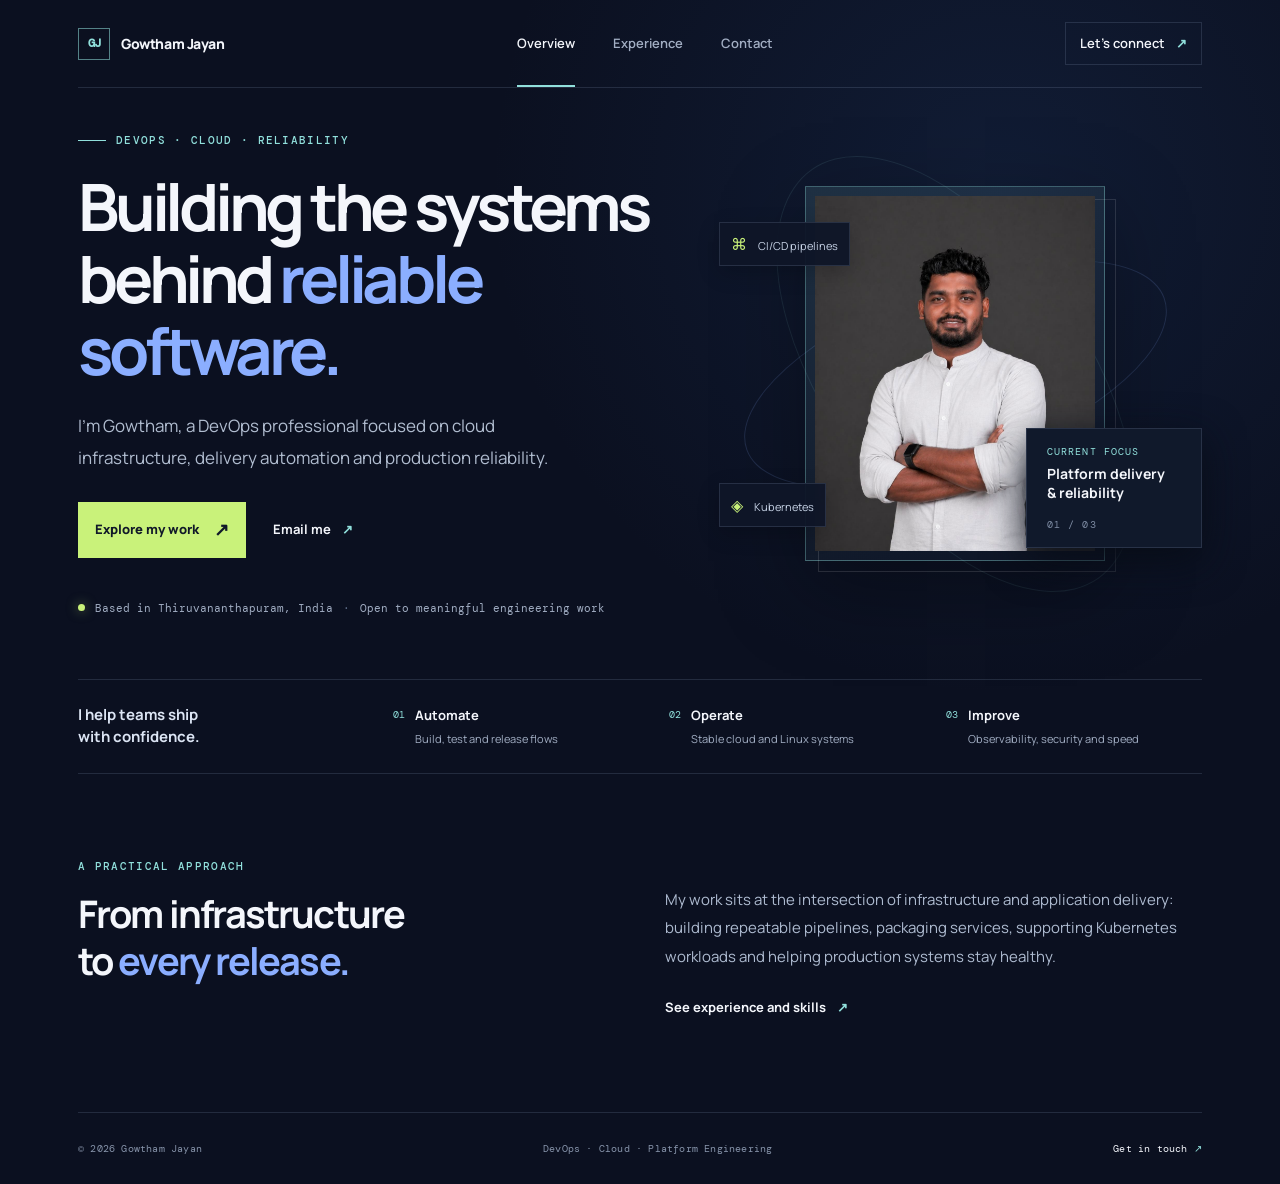
<file: index.html>
<!doctype html>
<html lang="en">
<head>
  <meta charset="utf-8">
  <meta name="viewport" content="width=device-width, initial-scale=1">
  <meta name="theme-color" content="#0b1020">
  <meta name="description" content="Gowtham Jayan — DevOps and cloud engineer building dependable delivery platforms.">
  <title>Gowtham Jayan | DevOps Engineer</title>
  <link rel="preconnect" href="https://fonts.googleapis.com">
  <link rel="preconnect" href="https://fonts.gstatic.com" crossorigin>
  <link href="https://fonts.googleapis.com/css2?family=DM+Mono:wght@400;500&family=Manrope:wght@400;500;600;700;800&display=swap" rel="stylesheet">
  <link rel="stylesheet" href="styles.css">
  <script defer src="script.js"></script>
</head>
<body>
  <div class="site-shell">
    <header class="topbar">
      <a class="brand" href="./" aria-label="Gowtham Jayan home"><span class="brand-mark">GJ</span><span>Gowtham Jayan</span></a>
      <button class="menu-toggle" aria-expanded="false" aria-controls="primary-nav" aria-label="Open navigation"><span></span><span></span></button>
      <nav id="primary-nav" class="nav" aria-label="Main navigation">
        <a class="active" href="./" aria-current="page">Overview</a><a href="experience.html">Experience</a><a href="contact.html">Contact</a>
      </nav>
      <a class="top-contact" href="contact.html">Let’s connect <span aria-hidden="true">↗</span></a>
    </header>

    <main>
      <section class="hero">
        <div class="hero-copy">
          <p class="eyebrow"><span class="eyebrow-line"></span> DEVOPS · CLOUD · RELIABILITY</p>
          <h1>Building the systems<br>behind <em>reliable software.</em></h1>
          <p class="hero-intro">I’m Gowtham, a DevOps professional focused on cloud infrastructure, delivery automation and production reliability.</p>
          <div class="hero-actions"><a class="button button-primary" href="experience.html">Explore my work <span aria-hidden="true">↗</span></a><a class="text-link" href="mailto:gowthamjayan31@gmail.com">Email me <span aria-hidden="true">↗</span></a></div>
          <div class="hero-meta"><span class="status-dot"></span><span>Based in Thiruvananthapuram, India</span><span class="meta-divider">·</span><span>Open to meaningful engineering work</span></div>
        </div>
        <div class="hero-visual">
          <div class="visual-orbit orbit-one"></div><div class="visual-orbit orbit-two"></div>
          <div class="portrait-frame"><img src="portrait.png" alt="Temporary sample portrait for Gowtham Jayan’s portfolio"></div>
          <div class="portrait-caption"><span class="caption-label">CURRENT FOCUS</span><strong>Platform delivery<br>&amp; reliability</strong><span class="caption-index">01 / 03</span></div>
          <div class="floating-chip chip-top"><span class="chip-icon">⌘</span> CI/CD pipelines</div>
          <div class="floating-chip chip-bottom"><span class="chip-icon">◈</span> Kubernetes</div>
        </div>
      </section>

      <section class="proof-row" aria-label="Areas of focus">
        <div class="proof-intro">I help teams ship<br>with confidence.</div>
        <div class="proof-item"><span class="proof-number">01</span><strong>Automate</strong><span>Build, test and release flows</span></div>
        <div class="proof-item"><span class="proof-number">02</span><strong>Operate</strong><span>Stable cloud and Linux systems</span></div>
        <div class="proof-item"><span class="proof-number">03</span><strong>Improve</strong><span>Observability, security and speed</span></div>
      </section>

      <section class="intro-section">
        <div><p class="eyebrow">A PRACTICAL APPROACH</p><h2>From infrastructure<br>to <em>every release.</em></h2></div>
        <div class="intro-content"><p>My work sits at the intersection of infrastructure and application delivery: building repeatable pipelines, packaging services, supporting Kubernetes workloads and helping production systems stay healthy.</p><a class="arrow-link" href="experience.html">See experience and skills <span aria-hidden="true">↗</span></a></div>
      </section>
    </main>
    <footer class="footer"><span>© <span data-year></span> Gowtham Jayan</span><span>DevOps · Cloud · Platform Engineering</span><a href="contact.html">Get in touch <span aria-hidden="true">↗</span></a></footer>
  </div>
</body>
</html>
</file>
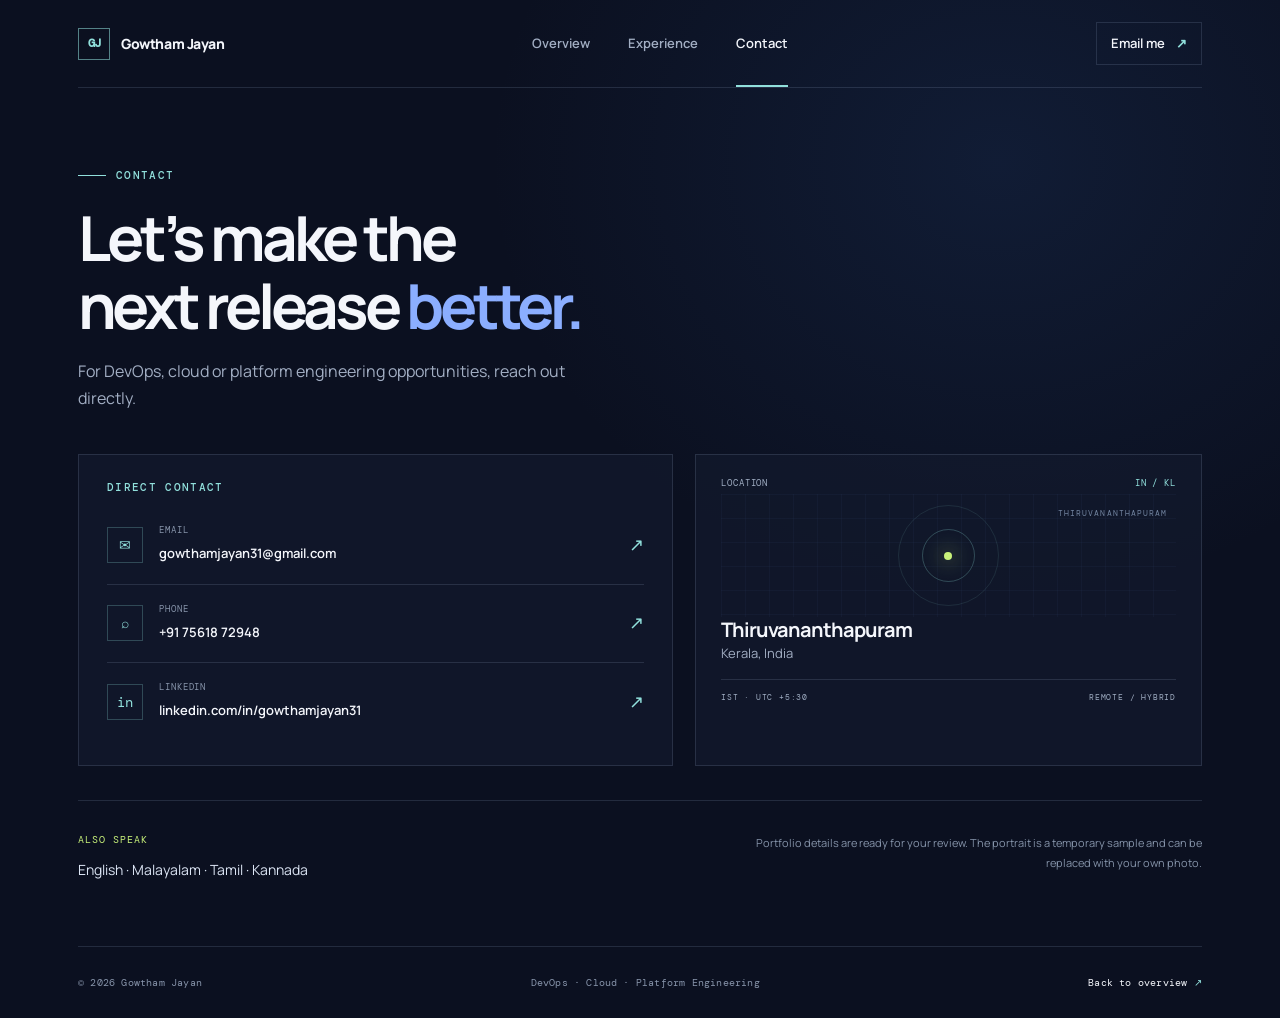
<file: contact.html>
<!doctype html>
<html lang="en">
<head>
  <meta charset="utf-8"><meta name="viewport" content="width=device-width, initial-scale=1"><meta name="theme-color" content="#0b1020">
  <meta name="description" content="Contact Gowtham Jayan, DevOps Analyst in Thiruvananthapuram, Kerala.">
  <title>Contact | Gowtham Jayan</title>
  <link rel="preconnect" href="https://fonts.googleapis.com"><link rel="preconnect" href="https://fonts.gstatic.com" crossorigin>
  <link href="https://fonts.googleapis.com/css2?family=DM+Mono:wght@400;500&family=Manrope:wght@400;500;600;700;800&display=swap" rel="stylesheet"><link rel="stylesheet" href="styles.css"><script defer src="script.js"></script>
</head>
<body><div class="site-shell">
  <header class="topbar"><a class="brand" href="./" aria-label="Gowtham Jayan home"><span class="brand-mark">GJ</span><span>Gowtham Jayan</span></a><button class="menu-toggle" aria-expanded="false" aria-controls="primary-nav" aria-label="Open navigation"><span></span><span></span></button><nav id="primary-nav" class="nav" aria-label="Main navigation"><a href="./">Overview</a><a href="experience.html">Experience</a><a class="active" href="contact.html" aria-current="page">Contact</a></nav><a class="top-contact" href="mailto:gowthamjayan31@gmail.com">Email me <span aria-hidden="true">↗</span></a></header>
  <main class="inner-page contact-page">
    <section class="page-heading contact-heading"><p class="eyebrow"><span class="eyebrow-line"></span> CONTACT</p><h1>Let’s make the<br>next release <em>better.</em></h1><p class="page-lede">For DevOps, cloud or platform engineering opportunities, reach out directly.</p></section>
    <section class="contact-layout">
      <div class="contact-card"><p class="eyebrow">DIRECT CONTACT</p><a class="contact-line" href="mailto:gowthamjayan31@gmail.com"><span class="contact-symbol">✉</span><span><small>EMAIL</small><strong>gowthamjayan31@gmail.com</strong></span><span class="contact-arrow">↗</span></a><a class="contact-line" href="tel:+917561872948"><span class="contact-symbol">⌕</span><span><small>PHONE</small><strong>+91 75618 72948</strong></span><span class="contact-arrow">↗</span></a><a class="contact-line" href="https://www.linkedin.com/in/gowthamjayan31" target="_blank" rel="noreferrer"><span class="contact-symbol">in</span><span><small>LINKEDIN</small><strong>linkedin.com/in/gowthamjayan31</strong></span><span class="contact-arrow">↗</span></a></div>
      <aside class="location-card"><div class="location-top"><span class="location-label">LOCATION</span><span class="location-mark">IN / KL</span></div><div class="map-graphic" aria-hidden="true"><span class="map-ring ring-a"></span><span class="map-ring ring-b"></span><span class="map-dot"></span><span class="map-label">THIRUVANANTHAPURAM</span></div><h2>Thiruvananthapuram</h2><p>Kerala, India</p><div class="location-foot"><span>IST · UTC +5:30</span><span>REMOTE / HYBRID</span></div></aside>
    </section>
    <section class="contact-bottom"><div><span class="impact-kicker">ALSO SPEAK</span><p>English · Malayalam · Tamil · Kannada</p></div><span class="contact-note">Portfolio details are ready for your review. The portrait is a temporary sample and can be replaced with your own photo.</span></section>
  </main>
  <footer class="footer"><span>© <span data-year></span> Gowtham Jayan</span><span>DevOps · Cloud · Platform Engineering</span><a href="./">Back to overview <span aria-hidden="true">↗</span></a></footer>
</div></body></html>
</file>
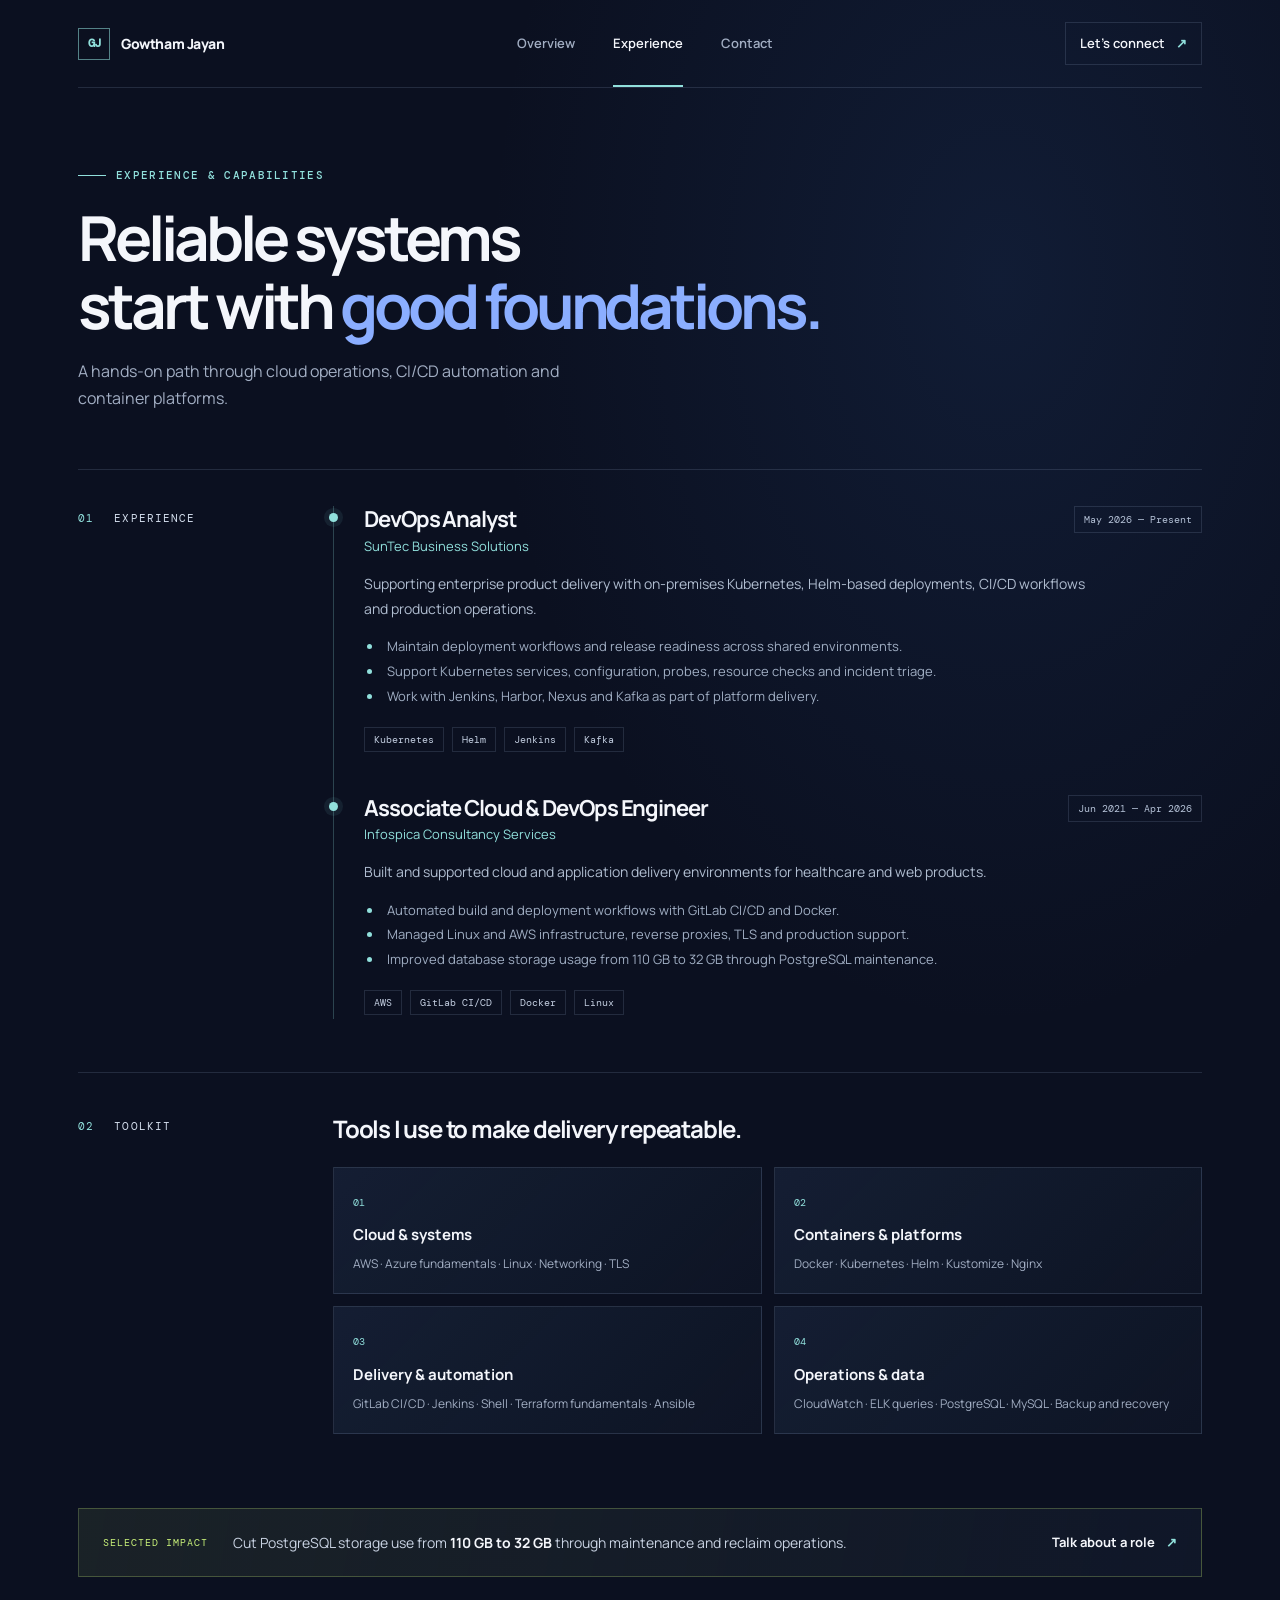
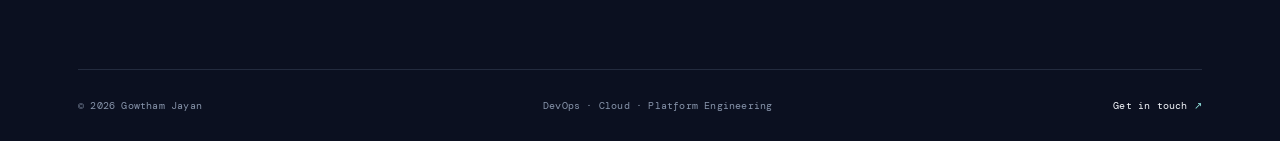
<file: experience.html>
<!doctype html>
<html lang="en">
<head>
  <meta charset="utf-8"><meta name="viewport" content="width=device-width, initial-scale=1"><meta name="theme-color" content="#0b1020">
  <meta name="description" content="Gowtham Jayan’s DevOps experience, selected projects and technical skills.">
  <title>Experience | Gowtham Jayan</title>
  <link rel="preconnect" href="https://fonts.googleapis.com"><link rel="preconnect" href="https://fonts.gstatic.com" crossorigin>
  <link href="https://fonts.googleapis.com/css2?family=DM+Mono:wght@400;500&family=Manrope:wght@400;500;600;700;800&display=swap" rel="stylesheet"><link rel="stylesheet" href="styles.css"><script defer src="script.js"></script>
</head>
<body><div class="site-shell">
  <header class="topbar"><a class="brand" href="./" aria-label="Gowtham Jayan home"><span class="brand-mark">GJ</span><span>Gowtham Jayan</span></a><button class="menu-toggle" aria-expanded="false" aria-controls="primary-nav" aria-label="Open navigation"><span></span><span></span></button><nav id="primary-nav" class="nav" aria-label="Main navigation"><a href="./">Overview</a><a class="active" href="experience.html" aria-current="page">Experience</a><a href="contact.html">Contact</a></nav><a class="top-contact" href="contact.html">Let’s connect <span aria-hidden="true">↗</span></a></header>
  <main class="inner-page">
    <section class="page-heading"><p class="eyebrow"><span class="eyebrow-line"></span> EXPERIENCE &amp; CAPABILITIES</p><h1>Reliable systems<br>start with <em>good foundations.</em></h1><p class="page-lede">A hands-on path through cloud operations, CI/CD automation and container platforms.</p></section>
    <section class="experience-grid">
      <div class="section-label"><span>01</span> EXPERIENCE</div>
      <div class="timeline">
        <article class="timeline-item"><span class="timeline-pin"></span><div class="timeline-head"><div><h2>DevOps Analyst</h2><p class="company">SunTec Business Solutions</p></div><span class="date-pill">May 2026 — Present</span></div><p class="timeline-copy">Supporting enterprise product delivery with on-premises Kubernetes, Helm-based deployments, CI/CD workflows and production operations.</p><ul class="bullet-list"><li>Maintain deployment workflows and release readiness across shared environments.</li><li>Support Kubernetes services, configuration, probes, resource checks and incident triage.</li><li>Work with Jenkins, Harbor, Nexus and Kafka as part of platform delivery.</li></ul><div class="tag-row"><span>Kubernetes</span><span>Helm</span><span>Jenkins</span><span>Kafka</span></div></article>
        <article class="timeline-item"><span class="timeline-pin"></span><div class="timeline-head"><div><h2>Associate Cloud &amp; DevOps Engineer</h2><p class="company">Infospica Consultancy Services</p></div><span class="date-pill">Jun 2021 — Apr 2026</span></div><p class="timeline-copy">Built and supported cloud and application delivery environments for healthcare and web products.</p><ul class="bullet-list"><li>Automated build and deployment workflows with GitLab CI/CD and Docker.</li><li>Managed Linux and AWS infrastructure, reverse proxies, TLS and production support.</li><li>Improved database storage usage from 110 GB to 32 GB through PostgreSQL maintenance.</li></ul><div class="tag-row"><span>AWS</span><span>GitLab CI/CD</span><span>Docker</span><span>Linux</span></div></article>
      </div>
    </section>
    <section class="experience-grid skills-section">
      <div class="section-label"><span>02</span> TOOLKIT</div>
      <div class="skills-content"><h2>Tools I use to make delivery repeatable.</h2><div class="skill-groups">
        <article class="skill-card"><span class="skill-index">01</span><h3>Cloud &amp; systems</h3><p>AWS · Azure fundamentals · Linux · Networking · TLS</p></article>
        <article class="skill-card"><span class="skill-index">02</span><h3>Containers &amp; platforms</h3><p>Docker · Kubernetes · Helm · Kustomize · Nginx</p></article>
        <article class="skill-card"><span class="skill-index">03</span><h3>Delivery &amp; automation</h3><p>GitLab CI/CD · Jenkins · Shell · Terraform fundamentals · Ansible</p></article>
        <article class="skill-card"><span class="skill-index">04</span><h3>Operations &amp; data</h3><p>CloudWatch · ELK queries · PostgreSQL · MySQL · Backup and recovery</p></article>
      </div></div>
    </section>
    <section class="impact-band"><span class="impact-kicker">SELECTED IMPACT</span><p>Cut PostgreSQL storage use from <strong>110 GB to 32 GB</strong> through maintenance and reclaim operations.</p><a class="arrow-link" href="contact.html">Talk about a role <span aria-hidden="true">↗</span></a></section>
  </main>
  <footer class="footer"><span>© <span data-year></span> Gowtham Jayan</span><span>DevOps · Cloud · Platform Engineering</span><a href="contact.html">Get in touch <span aria-hidden="true">↗</span></a></footer>
</div></body></html>
</file>
<file: styles.css>
:root{color-scheme:dark;--bg:#0b1020;--panel:#121a2d;--panel-2:#151f34;--line:rgba(182,204,241,.14);--text:#f4f6fb;--muted:#a2aec3;--blue:#8baeff;--cyan:#91e0dc;--lime:#c9f27a;--font:'Manrope',Arial,sans-serif;--mono:'DM Mono',monospace}*{box-sizing:border-box}html{scroll-behavior:smooth}body{margin:0;background:radial-gradient(ellipse at 78% 16%,rgba(40,77,137,.2),transparent 36%),var(--bg);color:var(--text);font-family:var(--font);font-size:16px;line-height:1.65}.site-shell{max-width:1280px;margin:auto;padding:0 6.1%}.topbar{height:88px;display:flex;align-items:center;justify-content:space-between;border-bottom:1px solid var(--line);gap:22px}.brand{display:flex;align-items:center;gap:11px;color:var(--text);text-decoration:none;font-size:14px;font-weight:800;letter-spacing:-.03em;white-space:nowrap}.brand-mark{width:32px;height:32px;border:1px solid rgba(145,224,220,.55);display:grid;place-items:center;color:var(--cyan);font-family:var(--mono);font-size:12px;letter-spacing:-.08em}.nav{display:flex;align-items:center;gap:38px}.nav a,.top-contact{color:var(--muted);text-decoration:none;font-size:13px;font-weight:600;transition:color .2s}.nav a:hover,.nav a.active,.top-contact:hover{color:var(--text)}.nav a.active{position:relative}.nav a.active:after{position:absolute;content:"";height:2px;bottom:-33px;left:0;right:0;background:var(--cyan)}.top-contact{color:var(--text);border:1px solid var(--line);padding:10px 14px}.top-contact span,.text-link span,.arrow-link span{color:var(--cyan);margin-left:8px}.menu-toggle{display:none}.hero{display:grid;grid-template-columns:1.1fr .9fr;min-height:570px;align-items:center;padding:45px 0 64px;gap:28px}.eyebrow{font:500 11px var(--mono);letter-spacing:.12em;color:var(--cyan);display:flex;align-items:center;gap:10px;margin:0 0 24px}.eyebrow-line{height:1px;width:28px;background:var(--cyan)}h1,h2,h3,p{margin-top:0}h1{font-size:clamp(42px,5.1vw,67px);line-height:1.1;letter-spacing:-.065em;margin:0 0 24px;font-weight:700}h1 em,h2 em{font-style:normal;color:var(--blue)}.hero-intro{font-size:17px;line-height:1.85;color:#b1bdd0;max-width:520px;margin-bottom:29px}.hero-actions{display:flex;align-items:center;gap:27px}.button{display:inline-flex;align-items:center;gap:15px;padding:13px 17px;text-decoration:none;font-size:13px;font-weight:800}.button-primary{background:var(--lime);color:#111929}.button-primary span{font-size:18px}.text-link,.arrow-link{color:var(--text);text-decoration:none;font-size:13px;font-weight:700}.text-link:hover,.arrow-link:hover{color:var(--cyan)}.hero-meta{margin-top:43px;display:flex;flex-wrap:wrap;gap:10px;align-items:center;color:var(--muted);font:11px var(--mono)}.status-dot{width:7px;height:7px;background:var(--lime);border-radius:50%;box-shadow:0 0 12px rgba(201,242,122,.5)}.meta-divider{color:#62728d}.hero-visual{height:430px;position:relative;display:flex;align-items:center;justify-content:center}.portrait-frame{width:min(68%,300px);aspect-ratio:4/5;position:relative;z-index:2;border:1px solid rgba(145,224,220,.35);padding:9px;background:linear-gradient(150deg,rgba(145,224,220,.12),rgba(11,16,32,.18));box-shadow:0 28px 80px rgba(0,0,0,.35)}.portrait-frame:after{content:"";position:absolute;inset:0;border:1px solid rgba(255,255,255,.12);transform:translate(12px,12px);z-index:-1}.portrait-frame img{width:100%;height:100%;object-fit:cover;display:block;filter:saturate(.82)}.visual-orbit{position:absolute;border:1px solid rgba(139,174,255,.16);border-radius:50%;transform:rotate(-20deg)}.orbit-one{width:445px;height:180px}.orbit-two{width:500px;height:260px;transform:rotate(55deg);border-color:rgba(145,224,220,.1)}.portrait-caption{position:absolute;z-index:3;right:0;bottom:41px;background:#10192b;border:1px solid var(--line);padding:16px 20px;min-width:176px;box-shadow:0 12px 40px #080d17}.caption-label,.caption-index{display:block;font:10px var(--mono);letter-spacing:.11em;color:var(--cyan)}.portrait-caption strong{display:block;line-height:1.35;margin:7px 0 15px;font-size:14px}.caption-index{color:#7f8da5}.floating-chip{position:absolute;z-index:4;border:1px solid var(--line);background:rgba(14,22,39,.95);padding:8px 11px;font-size:11px;color:#c7d3e6;box-shadow:0 7px 22px rgba(0,0,0,.2)}.chip-top{top:63px;left:2%}.chip-bottom{bottom:62px;left:2%}.chip-icon{color:var(--lime);font-size:16px;margin-right:9px}.proof-row{border-top:1px solid var(--line);border-bottom:1px solid var(--line);display:grid;grid-template-columns:1.15fr repeat(3,1fr);padding:24px 0;gap:20px}.proof-intro{font-size:15px;font-weight:700;line-height:1.5;color:#dce5f4}.proof-item{display:grid;grid-template-columns:auto 1fr;column-gap:10px;align-content:center}.proof-number{font:10px var(--mono);color:var(--cyan);grid-row:span 2;padding-top:3px}.proof-item strong{font-size:13px}.proof-item>span:last-child{font-size:11px;color:var(--muted);margin-top:3px}.intro-section{display:grid;grid-template-columns:1fr 1fr;gap:50px;padding:85px 0 92px}.intro-section .eyebrow{margin-bottom:17px}h2{font-size:clamp(27px,3vw,38px);line-height:1.25;letter-spacing:-.05em}.intro-content{padding-top:27px;max-width:515px}.intro-content p{color:#aebbd0;font-size:15px;line-height:1.9;margin-bottom:22px}.footer{min-height:72px;border-top:1px solid var(--line);display:flex;align-items:center;justify-content:space-between;gap:18px;color:#8794aa;font:10px var(--mono);letter-spacing:.02em}.footer a{color:var(--text);text-decoration:none}.footer a span{color:var(--cyan)}.inner-page{padding:64px 0 80px}.page-heading{padding:16px 0 58px}.page-heading .eyebrow{margin-bottom:22px}.page-heading h1{font-size:clamp(40px,5vw,62px);margin-bottom:18px}.page-lede{color:var(--muted);font-size:16px;max-width:540px;margin:0}.experience-grid{display:grid;grid-template-columns:220px 1fr;gap:35px;padding:36px 0 53px;border-top:1px solid var(--line)}.section-label{font:11px var(--mono);letter-spacing:.1em;color:#d4deed;padding-top:5px}.section-label span{display:inline-block;color:var(--cyan);margin-right:12px}.timeline{border-left:1px solid rgba(145,224,220,.25);padding-left:30px}.timeline-item{position:relative;padding:0 0 43px}.timeline-item:last-child{padding-bottom:4px}.timeline-pin{position:absolute;width:9px;height:9px;border-radius:50%;background:var(--cyan);left:-35px;top:7px;box-shadow:0 0 0 5px rgba(145,224,220,.08)}.timeline-head{display:flex;align-items:flex-start;justify-content:space-between;gap:15px;margin-bottom:14px}.timeline-head h2{font-size:22px;margin:0 0 2px}.company{font-size:13px;color:var(--cyan);margin:0}.date-pill{font:10px var(--mono);color:#b5c2d7;border:1px solid var(--line);padding:6px 9px;white-space:nowrap}.timeline-copy{color:#b0bdd0;font-size:14px;line-height:1.8;max-width:740px;margin-bottom:13px}.bullet-list{padding-left:19px;margin:0 0 18px;color:#a0aec3;font-size:13px;line-height:1.9}.bullet-list li{padding-left:4px}.bullet-list li::marker{color:var(--cyan)}.tag-row{display:flex;gap:8px;flex-wrap:wrap}.tag-row span{border:1px solid var(--line);padding:5px 9px;color:#c3cee0;font:10px var(--mono)}.skills-section{padding-top:41px}.skills-content>h2{font-size:24px;margin-bottom:23px}.skill-groups{display:grid;grid-template-columns:repeat(2,1fr);gap:12px}.skill-card{background:linear-gradient(135deg,rgba(21,31,52,.92),rgba(14,21,37,.85));border:1px solid var(--line);padding:19px;min-height:124px}.skill-index{font:10px var(--mono);color:var(--cyan)}.skill-card h3{font-size:15px;margin:10px 0 5px}.skill-card p{color:var(--muted);font-size:12px;line-height:1.8;margin:0}.impact-band{display:flex;align-items:center;justify-content:space-between;gap:25px;padding:22px 24px;margin:21px 0 12px;border:1px solid rgba(201,242,122,.25);background:linear-gradient(100deg,rgba(201,242,122,.08),rgba(18,26,45,.65))}.impact-kicker{font:10px var(--mono);letter-spacing:.1em;color:var(--lime);white-space:nowrap}.impact-band p{font-size:14px;color:#c8d2e2;margin:0;flex:1}.impact-band p strong{color:var(--text)}.contact-page{padding-bottom:65px}.contact-heading{padding-bottom:43px}.contact-layout{display:grid;grid-template-columns:1.08fr .92fr;gap:22px}.contact-card,.location-card{border:1px solid var(--line);background:rgba(18,26,45,.72);padding:25px 28px}.contact-card>.eyebrow{margin-bottom:12px}.contact-line{display:flex;align-items:center;gap:16px;padding:18px 0;border-bottom:1px solid var(--line);text-decoration:none;color:var(--text)}.contact-line:last-child{border-bottom:0}.contact-symbol{width:36px;height:36px;display:grid;place-items:center;border:1px solid rgba(145,224,220,.25);color:var(--cyan);font:14px var(--mono);flex:none}.contact-line small{display:block;font:9px var(--mono);letter-spacing:.1em;color:#8794aa;margin-bottom:3px}.contact-line strong{font-size:13px;font-weight:600;overflow-wrap:anywhere}.contact-arrow{margin-left:auto;color:var(--cyan);font-size:18px}.contact-line:hover strong{color:var(--cyan)}.location-card{position:relative;overflow:hidden;min-height:276px;padding:22px 25px}.location-top,.location-foot{display:flex;justify-content:space-between;position:relative;z-index:2}.location-label,.location-mark,.location-foot{font:9px var(--mono);letter-spacing:.1em;color:#a0aec3}.location-mark{color:var(--cyan)}.map-graphic{height:123px;position:relative;display:flex;align-items:center;justify-content:center;margin:5px 0 0;background-image:linear-gradient(rgba(139,174,255,.035) 1px,transparent 1px),linear-gradient(90deg,rgba(139,174,255,.035) 1px,transparent 1px);background-size:24px 24px}.map-ring{position:absolute;border:1px solid rgba(145,224,220,.26);border-radius:50%}.ring-a{width:53px;height:53px}.ring-b{width:101px;height:101px;border-color:rgba(145,224,220,.11)}.map-dot{position:absolute;width:8px;height:8px;border-radius:50%;background:var(--lime);box-shadow:0 0 20px rgba(201,242,122,.9)}.map-label{position:absolute;top:14px;right:9px;color:#71839f;font:8px var(--mono);letter-spacing:.13em}.location-card h2{font-size:20px;margin:0 0 1px}.location-card>p{font-size:13px;color:var(--muted);margin:0 0 14px}.location-foot{padding-top:12px;border-top:1px solid var(--line);font-size:8px}.contact-bottom{border-top:1px solid var(--line);display:flex;align-items:center;justify-content:space-between;gap:28px;margin-top:34px;padding-top:23px}.contact-bottom p{color:#dce5f4;font-size:14px;margin:7px 0 0}.contact-note{max-width:480px;color:#8593a9;font-size:11px;line-height:1.8;text-align:right}@media(max-width:850px){.site-shell{padding:0 5%}.topbar{height:76px}.nav{gap:20px}.hero{min-height:510px;grid-template-columns:1.05fr .95fr}.hero-visual{height:370px}.proof-row{grid-template-columns:1fr 1fr}.intro-section{gap:24px}.experience-grid{grid-template-columns:150px 1fr}.contact-layout{grid-template-columns:1fr 1fr}.contact-card,.location-card{padding:20px}}@media(max-width:640px){.site-shell{padding:0 21px}.topbar{height:68px}.brand{font-size:13px}.brand-mark{width:29px;height:29px}.topbar>.top-contact{display:none}.menu-toggle{display:flex;margin-left:auto;background:none;border:0;padding:10px;flex-direction:column;gap:5px}.menu-toggle span{height:1px;width:20px;background:var(--text)}.nav{display:none;position:absolute;z-index:10;top:67px;left:0;right:0;padding:10px 22px 17px;background:#0e1628;border-bottom:1px solid var(--line);flex-direction:column;align-items:flex-start;gap:0}.nav.open{display:flex}.nav a{width:100%;padding:10px 0}.nav a.active:after{display:none}.hero{display:flex;flex-direction:column;align-items:stretch;gap:0;padding:47px 0 34px}.hero-copy{order:1}.hero h1{font-size:clamp(39px,11vw,53px)}.hero-intro{font-size:15px}.hero-meta{font-size:10px;margin-top:26px}.hero-visual{order:0;height:340px;margin:0 -12px 17px}.portrait-frame{width:210px}.orbit-one{width:330px;height:145px}.orbit-two{width:370px;height:210px}.portrait-caption{right:1px;bottom:19px;padding:11px 13px;min-width:134px}.caption-label,.caption-index{font-size:8px}.portrait-caption strong{font-size:12px;margin:5px 0 9px}.floating-chip{font-size:9px;padding:6px 8px}.chip-top{top:34px}.chip-bottom{bottom:32px}.proof-row{grid-template-columns:1fr 1fr;gap:19px;padding:20px 0}.proof-intro{font-size:13px}.proof-item strong{font-size:12px}.proof-item>span:last-child{font-size:10px}.intro-section{grid-template-columns:1fr;gap:0;padding:57px 0 62px}.intro-content{padding-top:0}.intro-content p{font-size:14px}.footer{min-height:95px;display:grid;grid-template-columns:1fr 1fr;gap:8px;padding:18px 0;font-size:9px}.footer span:nth-child(2){text-align:right}.footer a{grid-column:1/-1}.inner-page{padding:44px 0 54px}.page-heading{padding:10px 0 40px}.page-heading h1{font-size:clamp(37px,10vw,51px)}.page-lede{font-size:14px}.experience-grid{grid-template-columns:1fr;gap:20px;padding:25px 0 39px}.section-label{font-size:10px}.timeline{margin-left:5px;padding-left:23px}.timeline-pin{left:-28px}.timeline-head{display:block}.timeline-head h2{font-size:19px}.date-pill{display:inline-block;margin-top:9px}.timeline-copy{font-size:13px}.bullet-list{font-size:12px}.skills-content>h2{font-size:21px}.skill-groups{grid-template-columns:1fr}.skill-card{min-height:0}.impact-band{display:block;padding:18px}.impact-band p{margin:12px 0;font-size:13px}.contact-layout{grid-template-columns:1fr}.contact-card,.location-card{padding:19px}.contact-line{gap:11px}.contact-line strong{font-size:12px}.contact-bottom{display:block}.contact-note{text-align:left;display:block;margin-top:17px}.location-card{min-height:260px}}@media(prefers-reduced-motion:reduce){html{scroll-behavior:auto}*,*:before,*:after{transition:none!important}}
</file>
